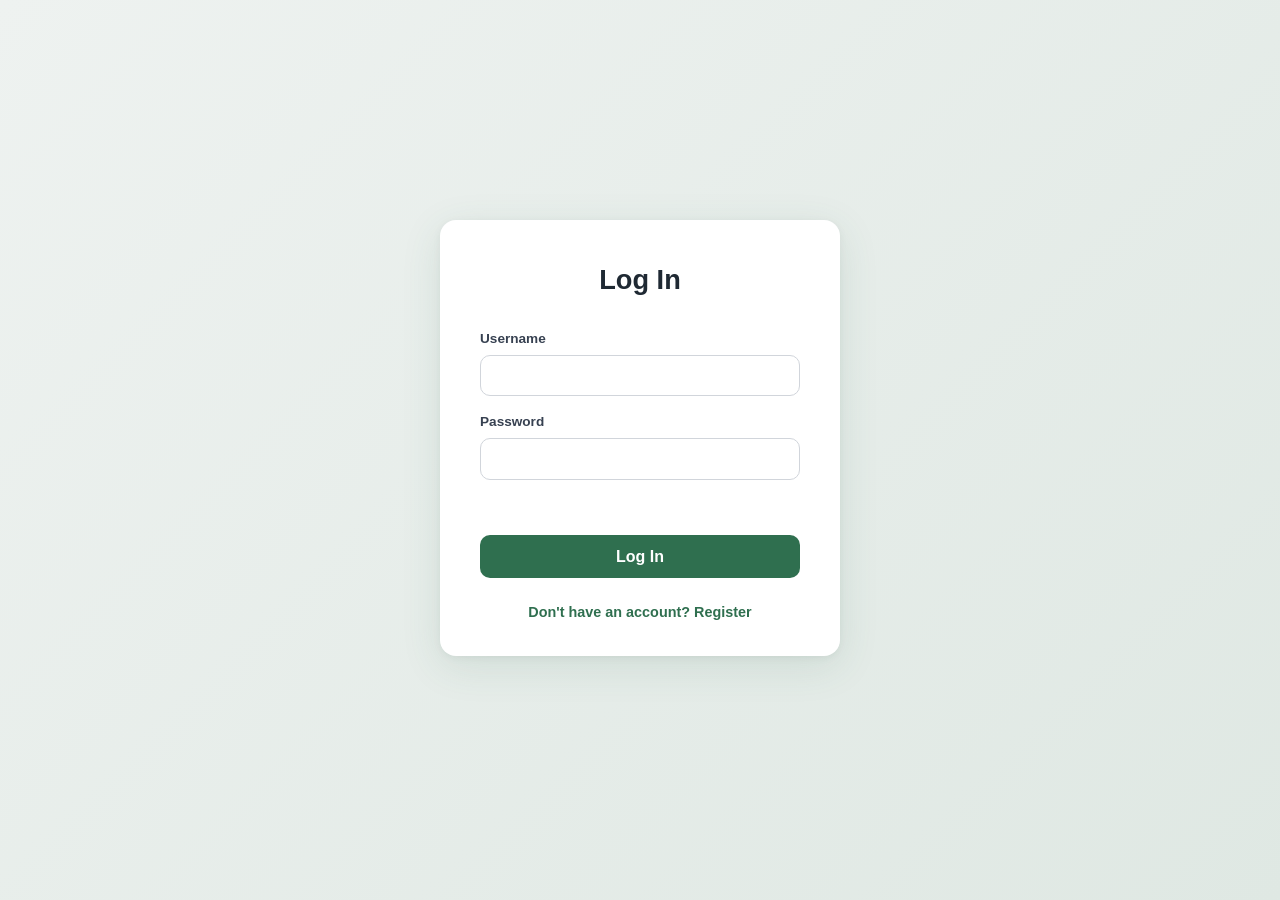
<file: src/main/resources/static/index.html>
<!DOCTYPE html>
<html lang="en">
<head>
    <meta charset="UTF-8">
    <meta name="viewport" content="width=device-width, initial-scale=1.0">
    <title>Personal Expense Tracker</title>
    <link rel="stylesheet" href="css/style.css">
</head>
<body>

<header class="app-header">
    <h1>Personal Expense Tracker</h1>
    <button type="button" onclick="logout()" class="secondary-btn" style="float:right;">Logout</button>
</header>

<main class="container">

    <section class="dashboard" id="dashboard">
        <div class="summary-card">
            <span class="summary-label">Total Spending</span>
            <span class="summary-value" id="totalSpending">₹0.00</span>
        </div>
        <div class="summary-card">
            <span class="summary-label">This Month</span>
            <span class="summary-value" id="monthlySpending">₹0.00</span>
        </div>
        <div class="summary-card category-breakdown" id="categoryBreakdown">
            <span class="summary-label">By Category</span>
            <div id="categoryList" class="category-list"><!-- populated by JS --></div>
        </div>
    </section>

    <section class="form-section">
        <h2 id="formTitle">Add Expense</h2>
        <form id="expenseForm">
            <input type="hidden" id="expenseId" value="">

            <div class="form-row">
                <label for="title">Title</label>
                <input type="text" id="title" required maxlength="100" placeholder="e.g., Grocery shopping">
            </div>

            <div class="form-row">
                <label for="amount">Amount</label>
                <input type="number" id="amount" required min="0.01" step="0.01" placeholder="0.00">
            </div>

            <div class="form-row">
                <label for="category">Category</label>
                <select id="category" required>
                    <option value="">Select category</option>
                    <option value="FOOD">Food</option>
                    <option value="TRANSPORT">Transport</option>
                    <option value="EDUCATION">Education</option>
                    <option value="SHOPPING">Shopping</option>
                    <option value="HEALTH">Health</option>
                    <option value="ENTERTAINMENT">Entertainment</option>
                    <option value="BILLS">Bills</option>
                    <option value="OTHER">Other</option>
                </select>
            </div>

            <div class="form-row">
                <label for="expenseDate">Date</label>
                <input type="date" id="expenseDate" required>
            </div>

            <div class="form-row">
                <label for="paymentMethod">Payment Method</label>
                <select id="paymentMethod" required>
                    <option value="">Select payment method</option>
                    <option value="CASH">Cash</option>
                    <option value="CARD">Card</option>
                    <option value="UPI">UPI</option>
                    <option value="NET_BANKING">Net Banking</option>
                    <option value="OTHER">Other</option>
                </select>
            </div>

            <div class="form-row">
                <label for="description">Description (optional)</label>
                <textarea id="description" maxlength="255" placeholder="Any notes..."></textarea>
            </div>

            <div class="form-error" id="formError"></div>

            <div class="form-actions">
                <button type="submit" id="submitBtn">Add Expense</button>
                <button type="button" id="cancelEditBtn" class="secondary-btn hidden">Cancel</button>
            </div>
        </form>
    </section>

    <section class="filters-section">
        <div class="filter-row">
            <label for="filterCategory">Category</label>
            <select id="filterCategory">
                <option value="">All</option>
                <option value="FOOD">Food</option>
                <option value="TRANSPORT">Transport</option>
                <option value="EDUCATION">Education</option>
                <option value="SHOPPING">Shopping</option>
                <option value="HEALTH">Health</option>
                <option value="ENTERTAINMENT">Entertainment</option>
                <option value="BILLS">Bills</option>
                <option value="OTHER">Other</option>
            </select>

            <label for="filterStartDate">From</label>
            <input type="date" id="filterStartDate">

            <label for="filterEndDate">To</label>
            <input type="date" id="filterEndDate">

            <label for="sortBy">Sort by</label>
            <select id="sortBy">
                <option value="expenseDate">Date</option>
                <option value="amount">Amount</option>
            </select>

            <select id="sortDirection">
                <option value="desc">Descending</option>
                <option value="asc">Ascending</option>
            </select>

            <button type="button" id="applyFiltersBtn">Apply</button>
            <button type="button" id="clearFiltersBtn" class="secondary-btn">Clear</button>
        </div>
    </section>

    <section class="list-section">
        <h2>Expenses</h2>
        <div id="expenseList" class="expense-list">
            <!-- populated by JS -->
            <p class="empty-state" id="emptyState">No expenses yet. Add one above.</p>
        </div>
    </section>

</main>

<div id="toastContainer" style="position:fixed; bottom:20px; right:20px; z-index:999;"></div>

<script src="js/app.js"></script>
</body>
</html>
</file>
<file: src/main/resources/static/css/style.css>
* {
    box-sizing: border-box;
    margin: 0;
    padding: 0;
}

body {
    font-family: -apple-system, BlinkMacSystemFont, "Segoe UI", Roboto, sans-serif;
    background-color: #f4f5f7;
    color: #1f2933;
    line-height: 1.5;
}

.app-header {
    background-color: #2f6f4f;
    color: white;
    padding: 1.25rem 2rem;
}

.app-header h1 {
    font-size: 1.5rem;
}

.container {
    max-width: 900px;
    margin: 0 auto;
    padding: 1.5rem;
}

section {
    background: white;
    border-radius: 8px;
    padding: 1.5rem;
    margin-bottom: 1.5rem;
    box-shadow: 0 1px 3px rgba(0, 0, 0, 0.08);
}

/* ===== Dashboard ===== */
.dashboard {
    display: flex;
    gap: 1rem;
    flex-wrap: wrap;
    background: transparent;
    box-shadow: none;
    padding: 0;
}

.summary-card {
    background: white;
    border-radius: 8px;
    padding: 1.25rem;
    flex: 1;
    min-width: 200px;
    box-shadow: 0 1px 3px rgba(0, 0, 0, 0.08);
}

.summary-label {
    display: block;
    font-size: 0.85rem;
    color: #6b7280;
    margin-bottom: 0.25rem;
}

.summary-value {
    display: block;
    font-size: 1.75rem;
    font-weight: 600;
    color: #2f6f4f;
}

.category-breakdown {
    flex: 2;
}

.category-list {
    margin-top: 0.5rem;
    font-size: 0.9rem;
}

.category-list div {
    display: flex;
    justify-content: space-between;
    padding: 0.15rem 0;
}

/* ===== Form ===== */
.form-row {
    margin-bottom: 1rem;
    display: flex;
    flex-direction: column;
}

.form-row label {
    font-size: 0.85rem;
    font-weight: 600;
    margin-bottom: 0.35rem;
    color: #374151;
}

.form-row input,
.form-row select,
.form-row textarea {
    padding: 0.6rem;
    border: 1px solid #d1d5db;
    border-radius: 6px;
    font-size: 0.95rem;
}

.form-row textarea {
    resize: vertical;
    min-height: 60px;
}

.form-error {
    color: #b91c1c;
    font-size: 0.85rem;
    margin-bottom: 0.75rem;
    min-height: 1.2rem;
}

.form-actions {
    display: flex;
    gap: 0.75rem;
}

button {
    background-color: #2f6f4f;
    color: white;
    border: none;
    padding: 0.65rem 1.4rem;
    border-radius: 6px;
    font-size: 0.95rem;
    cursor: pointer;
}

button:hover {
    background-color: #255b40;
}

.secondary-btn {
    background-color: #e5e7eb;
    color: #1f2933;
}

.secondary-btn:hover {
    background-color: #d1d5db;
}

.hidden {
    display: none;
}

/* ===== Filters ===== */
.filter-row {
    display: flex;
    flex-wrap: wrap;
    gap: 0.75rem;
    align-items: flex-end;
}

.filter-row label {
    font-size: 0.8rem;
    display: block;
    margin-bottom: 0.25rem;
    color: #374151;
}

.filter-row select,
.filter-row input {
    padding: 0.5rem;
    border: 1px solid #d1d5db;
    border-radius: 6px;
}

/* ===== Expense List ===== */
.list-section h2 {
    margin-bottom: 1rem;
}

.expense-item {
    display: flex;
    justify-content: space-between;
    align-items: center;
    padding: 0.85rem 0;
    border-bottom: 1px solid #eee;
}

.expense-item:last-child {
    border-bottom: none;
}

.expense-main {
    display: flex;
    flex-direction: column;
}

.expense-title {
    font-weight: 600;
}

.expense-meta {
    font-size: 0.8rem;
    color: #6b7280;
}

.expense-amount {
    font-weight: 600;
    color: #2f6f4f;
    margin-right: 1rem;
}

.expense-actions button {
    padding: 0.4rem 0.8rem;
    font-size: 0.85rem;
    margin-left: 0.4rem;
}

.expense-actions .delete-btn {
    background-color: #b91c1c;
}

.expense-actions .delete-btn:hover {
    background-color: #991b1b;
}

.empty-state {
    color: #6b7280;
    text-align: center;
    padding: 2rem 0;
}
.spinner {
  display: inline-block;
  width: 28px;
  height: 28px;
  border: 3px solid #d1d5db;
  border-top-color: #2f6f4f;
  border-radius: 50%;
  animation: spin 0.7s linear infinite;
  margin: 1.5rem auto;
}
@keyframes spin { to { transform: rotate(360deg); } }
.spinner-wrap { text-align: center; padding: 1rem 0; }

.toast {
  background: #2f6f4f;
  color: white;
  padding: 0.75rem 1.25rem;
  border-radius: 6px;
  margin-top: 0.5rem;
  box-shadow: 0 2px 8px rgba(0,0,0,0.2);
  animation: slideIn 0.25s ease-out, fadeOut 0.4s ease-in 2.6s forwards;
}
.toast.error {
  background: #b91c1c;
}
@keyframes slideIn {
  from { transform: translateX(100%); opacity: 0; }
  to { transform: translateX(0); opacity: 1; }
}
@keyframes fadeOut {
  to { opacity: 0; transform: translateY(-10px); }
}

/* ===== Auth Page (login.html / register) ===== */
body:has(.auth-card) {
    background: linear-gradient(135deg, #eef2f0 0%, #dfe8e3 100%);
    min-height: 100vh;
}

.auth-card {
    background: white;
    border-radius: 16px;
    padding: 2.5rem 2.5rem 2rem;
    box-shadow: 0 10px 40px rgba(47, 111, 79, 0.12), 0 2px 8px rgba(0, 0, 0, 0.05);
    animation: fadeUp 0.35s ease;
}

@keyframes fadeUp {
    from { opacity: 0; transform: translateY(14px); }
    to   { opacity: 1; transform: translateY(0); }
}

.auth-card h2 {
    font-size: 1.7rem;
    font-weight: 700;
    color: #1f2933;
    margin-bottom: 1.75rem;
    text-align: center;
}

.auth-card .form-row input {
    padding: 0.7rem 0.9rem;
    border-radius: 10px;
    border: 1.5px solid #d1d5db;
    transition: border-color 0.15s ease, box-shadow 0.15s ease;
}

.auth-card .form-row input:focus {
    outline: none;
    border-color: #2f6f4f;
    box-shadow: 0 0 0 3px rgba(47, 111, 79, 0.15);
}

.auth-card button[type="submit"] {
    width: 100%;
    padding: 0.8rem;
    border-radius: 10px;
    font-weight: 600;
    font-size: 1rem;
    margin-top: 0.5rem;
    transition: background 0.15s ease, transform 0.1s ease;
}

.auth-card button[type="submit"]:active {
    transform: scale(0.98);
}

.toggle-link {
    text-align: center;
    margin-top: 1.5rem;
    font-size: 0.9rem;
}

.toggle-link a {
    color: #2f6f4f;
    font-weight: 600;
    text-decoration: none;
}

.toggle-link a:hover {
    text-decoration: underline;
}

.auth-error:not(:empty) {
    background: #fef2f2;
    border: 1px solid #fecaca;
    padding: 0.6rem 0.9rem;
    border-radius: 8px;
}
</file>
